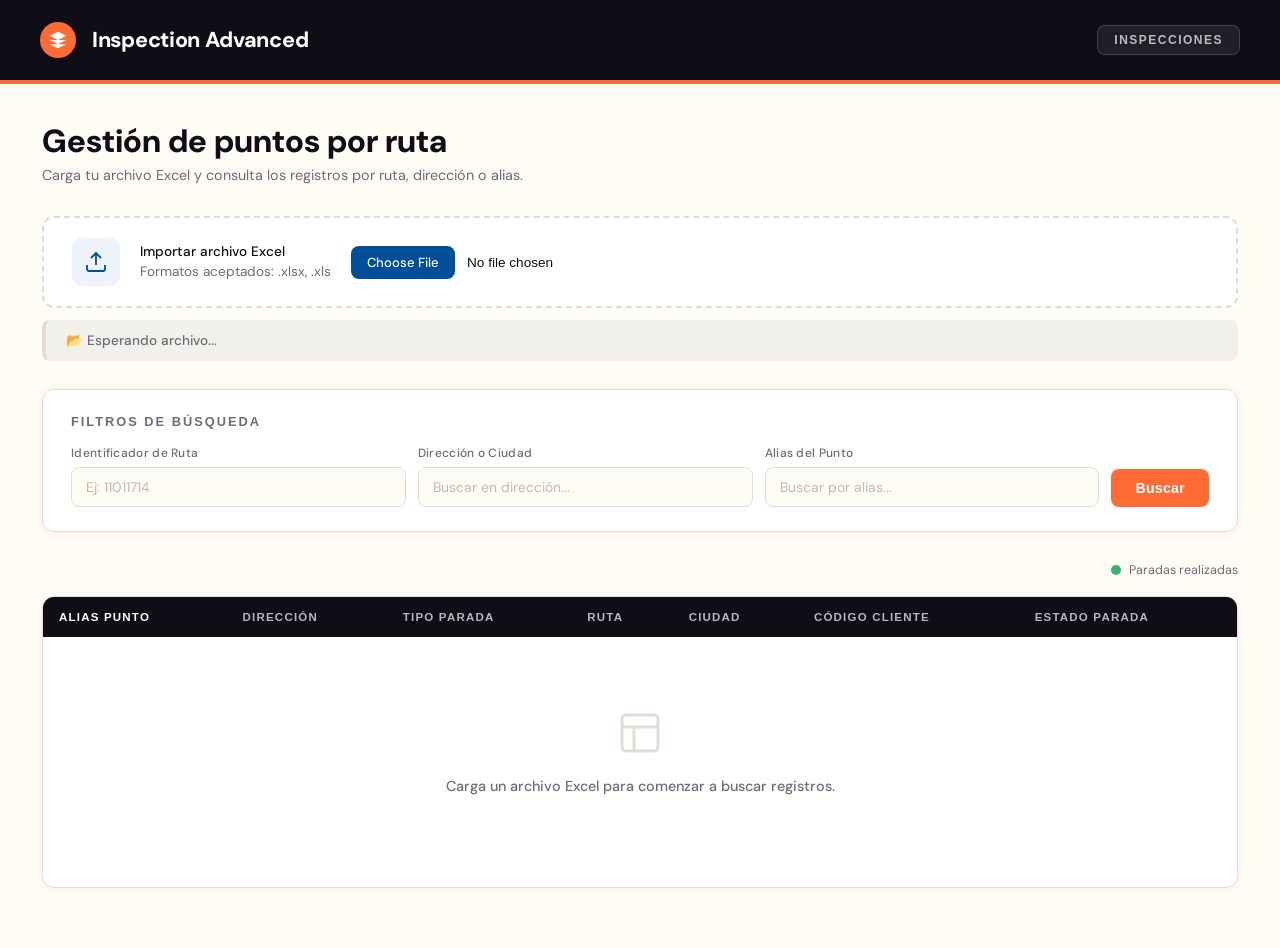
<file: index.html>
<!DOCTYPE html>
<html lang="es">
<head>
  <meta charset="UTF-8">
  <title>InspectionAdvanced</title>
  <link rel="shortcut icon" href="logo2.ico" type="image/x-icon">
  <link href="https://fonts.googleapis.com/css2?family=Syne:wght@400;600;700;800&family=DM+Sans:wght@300;400;500&display=swap" rel="stylesheet">
  <link rel="stylesheet" href="./styles/seguimientoStyle.css">
  <script src="./js/dexie.js"></script>
  <script src="./js/xlsx.full.min.js"></script>
</head>
<body>

  <!-- ── HEADER ── -->
  <header>
    <div class="logo-dot">
      <svg viewBox="0 0 24 24"><path d="M12 2L2 7l10 5 10-5-10-5zM2 17l10 5 10-5M2 12l10 5 10-5"/></svg>
    </div>
    <h1>Inspection Advanced</h1>
    <nav class="header-nav">
      <a href="inspBlindadoV3.html" class="nav-btn">Inspecciones</a>
    </nav>
  </header>

  <main>
    <h2 class="section-title">Gestión de puntos por ruta</h2>
    <p class="section-sub">Carga tu archivo Excel y consulta los registros por ruta, dirección o alias.</p>

    <!-- Zona de carga -->
    <div class="upload-zone">
      <div class="upload-icon">
        <svg viewBox="0 0 24 24"><path d="M21 15v4a2 2 0 0 1-2 2H5a2 2 0 0 1-2-2v-4"/><polyline points="17 8 12 3 7 8"/><line x1="12" y1="3" x2="12" y2="15"/></svg>
      </div>
      <div class="upload-label">
        <strong>Importar archivo Excel</strong><br>
        Formatos aceptados: .xlsx, .xls
      </div>
      <input type="file" id="excelInput" accept=".xlsx, .xls">
    </div>

    <!-- Barra de estado -->
    <div id="statusMsg" class="status-bar">📂 Esperando archivo...</div>

    <!-- Barra de progreso -->
    <div id="progressWrap" class="progress-wrap">
      <div class="progress-info">
        <span id="progressLabel">Procesando...</span>
        <span id="progressPct">0%</span>
      </div>
      <div class="progress-track">
        <div id="progressFill" class="progress-fill"></div>
      </div>
    </div>

    <!-- Info del archivo cargado (ID único, sin duplicado) -->
    <div id="fileInfo" class="file-info">
      <svg viewBox="0 0 24 24"><path d="M14 2H6a2 2 0 0 0-2 2v16a2 2 0 0 0 2 2h12a2 2 0 0 0 2-2V8z"/><polyline points="14 2 14 8 20 8"/></svg>
      <span>Archivo: <strong id="fileName">—</strong></span>
      <span class="sep">|</span>
      <span>Cargado el <strong id="fileDate">—</strong></span>
    </div>

    <!-- Panel de búsqueda -->
    <div class="search-panel">
      <h3>Filtros de búsqueda</h3>
      <div class="search-grid">
        <div class="field-wrap">
          <label>Identificador de Ruta</label>
          <input type="text" id="filtroRuta"  placeholder="Ej: 11011714">
        </div>
        <div class="field-wrap">
          <label>Dirección o Ciudad</label>
          <input type="text" id="filtroDir"   placeholder="Buscar en dirección...">
        </div>
        <div class="field-wrap">
          <label>Alias del Punto</label>
          <input type="text" id="filtroAlias" placeholder="Buscar por alias...">
        </div>
        <button class="btn-buscar" id="btnBuscar">Buscar</button>
      </div>
    </div>

    <!-- Summary cards -->
    <div id="summaryCards" class="summary-cards">
      <div class="scard total">
        <span class="scard-label">Total registros</span>
        <span class="scard-value" id="scTotal">0</span>
        <div class="scard-bar"><div class="scard-bar-fill" id="scBarTotal" style="width:100%"></div></div>
      </div>
      <div class="scard verde">
        <span class="scard-label">Realizadas</span>
        <span class="scard-value" id="scRealizadas">0</span>
        <div class="scard-bar"><div class="scard-bar-fill" id="scBarRealizadas" style="width:0%"></div></div>
      </div>
      <div class="scard rojo">
        <span class="scard-label">Canceladas</span>
        <span class="scard-value" id="scCanceladas">0</span>
        <div class="scard-bar"><div class="scard-bar-fill" id="scBarCanceladas" style="width:0%"></div></div>
      </div>
      <div class="scard amarillo">
        <span class="scard-label">Por realizar</span>
        <span class="scard-value" id="scPorRealizar">0</span>
        <div class="scard-bar"><div class="scard-bar-fill" id="scBarPorRealizar" style="width:0%"></div></div>
      </div>
    </div>

    <!-- Meta de resultados -->
    <div class="results-meta">
      <div id="contador"></div>
      <div class="legend">
        <span class="legend-dot"></span> Paradas realizadas
      </div>
    </div>

    <!-- Tabla -->
    <div class="tabla-wrap">
      <div class="tabla-scroll" id="tablaScroll">
        <table id="tabla">
          <thead>
            <tr>
              <th>Alias Punto</th>
              <th>Dirección</th>
			  <th>Tipo Parada</th>
              <th>Ruta</th>
              <th>Ciudad</th>
              <!--<th>Tipo Servicio</th>-->
              <th>Código Cliente</th>
              <th>Estado Parada</th>
            </tr>
          </thead>
          <tbody id="tablaTbody">
            <tr>
              <td colspan="7">
                <div class="empty-state">
                  <svg viewBox="0 0 24 24"><rect x="3" y="3" width="18" height="18" rx="2"/><path d="M3 9h18M9 21V9"/></svg>
                  <p>Carga un archivo Excel para comenzar a buscar registros.</p>
                </div>
              </td>
            </tr>
          </tbody>
        </table>
      </div>
      <div id="paginacion" class="pagination"></div>
    </div>
  </main>

  <script src="./js/seguimiento.js"></script>

</body>
</html>
</file>
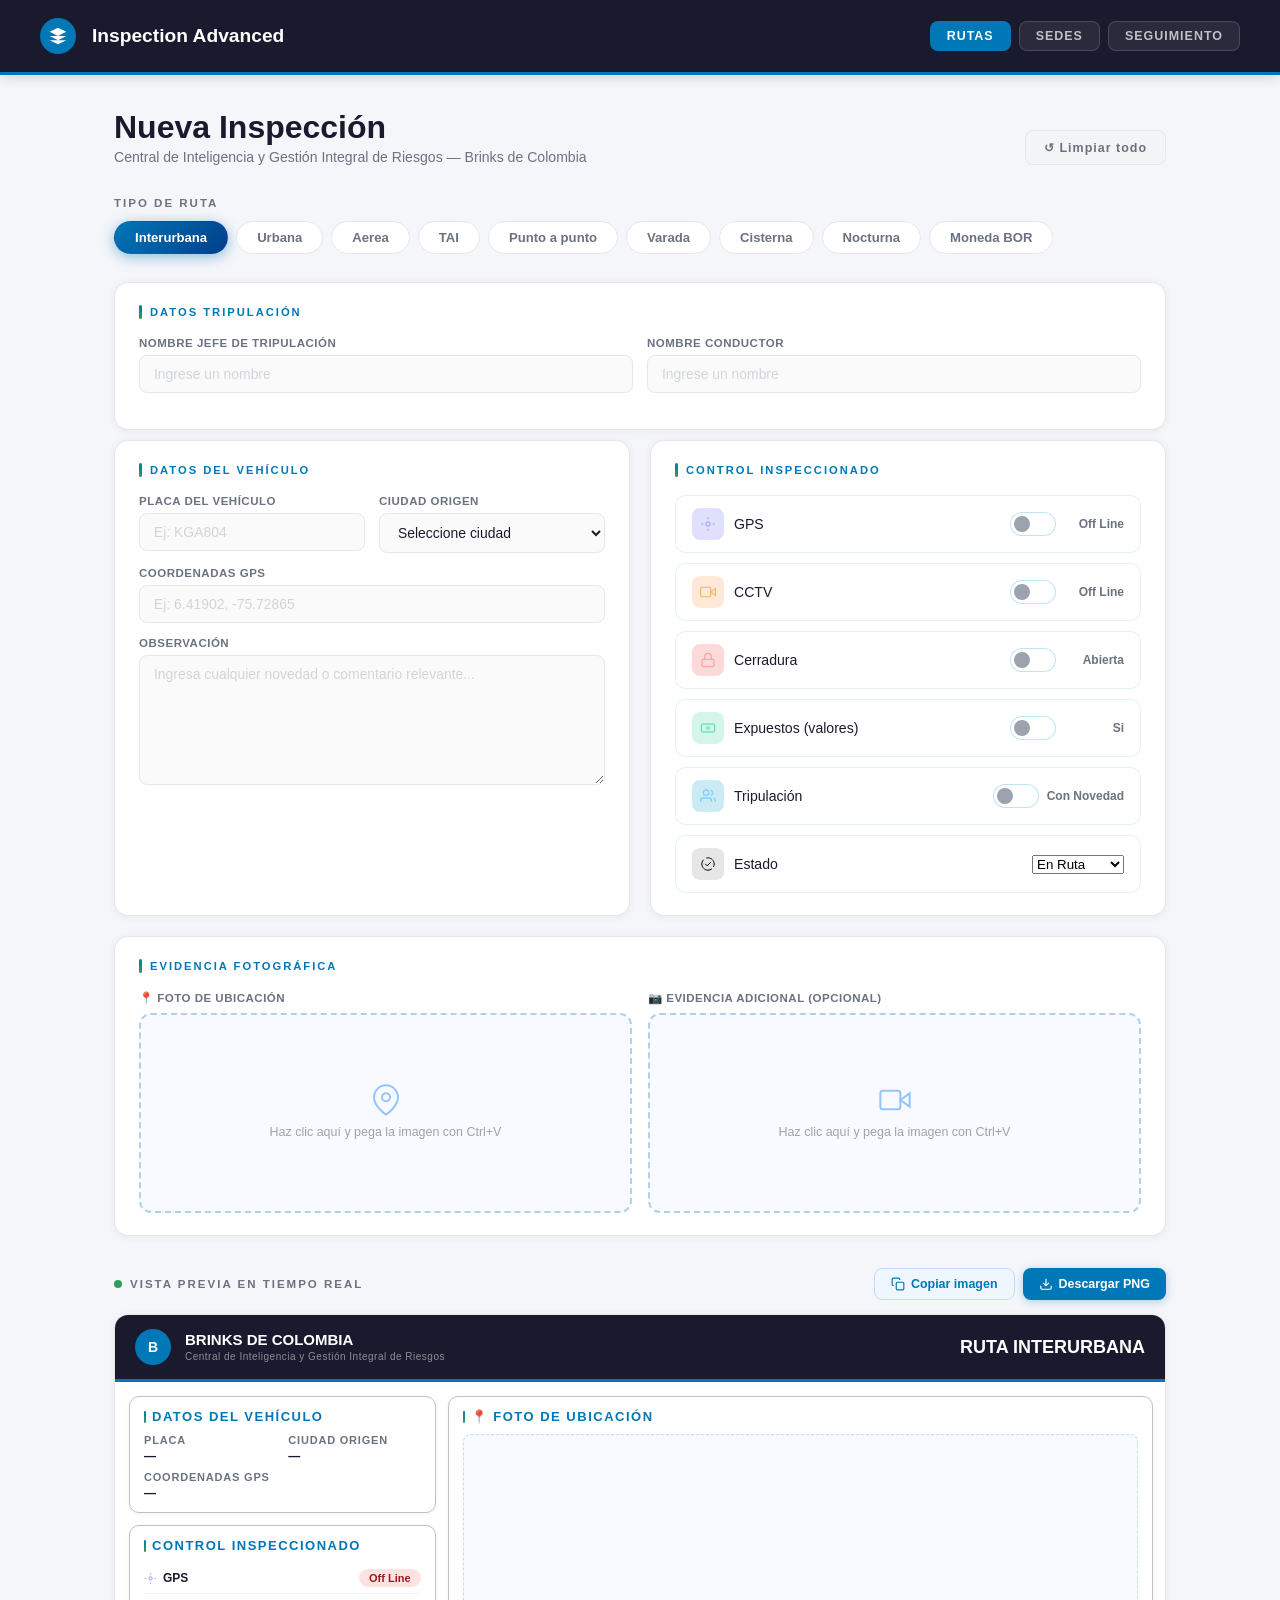
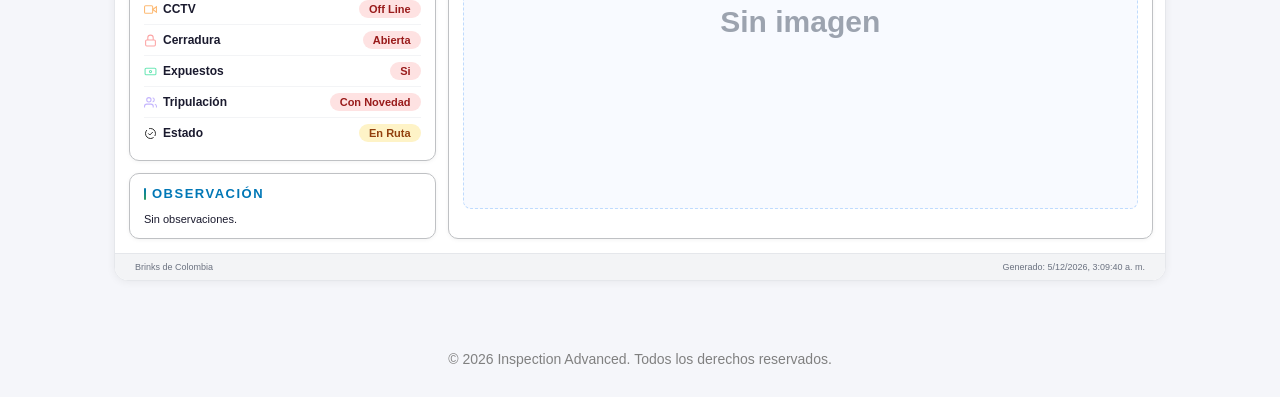
<file: inspBlindadoV3.html>
<!DOCTYPE html>
<html lang="es">

<head>
    <meta charset="UTF-8">
    <meta name="viewport" content="width=device-width, initial-scale=1">
    <title>Inspecciones</title>
    <link rel="shortcut icon" href="logo2.ico" type="image/x-icon">
    <script src="./js/html2canvas.min.js"></script>
    <link rel="stylesheet" href="./styles/blindado.css">
</head>

<body>
    <div id="app-header"></div>

    <main>
        <div class="page-header">
            <div>
                <h2 class="page-title">Nueva Inspección</h2>
                <p class="page-sub">Central de Inteligencia y Gestión Integral de Riesgos — Brinks de Colombia</p>
            </div>
            <button class="btn-limpiar" id="btnLimpiar" type="button">↺ Limpiar todo</button>
        </div>

        <!-- Tipo de ruta (chips generados por TipoRutaChips) -->
        <div class="tipo-ruta-wrap">
            <span class="tipo-label">Tipo de ruta</span>
            <div class="tipo-options" id="tipoOpciones"></div>
        </div>

        <div class="card" style="margin-bottom: 10px;">
            <div class="card-title">Datos tripulación</div>
            <div class="field-row">
                <div class="field">
                    <label id="lblNameJt">Nombre Jefe de Tripulación</label>
                    <input type="text" id="name_jt" placeholder="Ingrese un nombre">
                </div>
                <div class="field">
                    <label id="lblNameConductor">Nombre Conductor</label>
                    <input type="text" id="nameConductor" placeholder="Ingrese un nombre">
                </div>
            </div>
        </div>

        <div class="grid-main">
            <div class="card">
                <div class="card-title">Datos del vehículo</div>
                <div class="field-row">
                    <div class="field">
                        <label>Placa del vehículo</label>
                        <input type="text" id="placa" placeholder="Ej: KGA804" maxlength="7">
                    </div>
                    <div class="field">
                        <label>Ciudad Origen</label>
                        <select id="ciudad"></select>
                    </div>
                </div>
                <div class="field-row single">
                    <div class="field">
                        <label>Coordenadas GPS</label>
                        <input type="text" id="coordenadas" placeholder="Ej: 6.41902, -75.72865">
                    </div>
                </div>
                <div class="field-row single" style="margin-top: 4px;">
                    <div class="field">
                        <label>Observación</label>
                        <textarea id="observacion"
                            placeholder="Ingresa cualquier novedad o comentario relevante..."></textarea>
                    </div>
                </div>
            </div>

            <!-- Checklist: lo llena app.js con ToggleStatus + EstadoSelect -->
            <div class="card" id="cardChecklist">
                <div class="card-title">Control inspeccionado</div>
                <div class="checklist" id="checklistContainer"></div>
            </div>

            <!-- Trayectos (solo Moneda BOR) -->
            <div class="card" id="cardTrayecto">
                <div class="card-title">Trayecto</div>
                <div id="trayectosContainer"></div>
                <button type="button" class="btn-secundario" id="btnAddTrayecto" style="margin-top:10px">
                    + Agregar trayecto
                </button>
            </div>
        </div>

        <div class="card">
            <div class="card-title">Evidencia fotográfica</div>
            <div class="imagenes-grid" id="gridEvidencias"></div>
        </div>

        <div class="preview-section">
            <div class="preview-header">
                <span class="preview-title">Vista previa en tiempo real</span>
                <div class="preview-actions">
                    <button class="btn-copiar" id="btnCopiar" type="button">
                        <svg viewBox="0 0 24 24">
                            <rect x="9" y="9" width="13" height="13" rx="2" />
                            <path d="M5 15H4a2 2 0 0 1-2-2V4a2 2 0 0 1 2-2h9a2 2 0 0 1 2 2v1" />
                        </svg>
                        Copiar imagen
                    </button>
                    <button class="btn-descargar" id="btnDescargar" type="button">
                        <svg viewBox="0 0 24 24">
                            <path d="M21 15v4a2 2 0 0 1-2 2H5a2 2 0 0 1-2-2v-4" />
                            <polyline points="7 10 12 15 17 10" />
                            <line x1="12" y1="15" x2="12" y2="3" />
                        </svg>
                        Descargar PNG
                    </button>
                </div>
            </div>

            <!-- ReportPreview inyecta aquí el reporte -->
            <div class="preview-wrap" id="previewHtml"></div>
        </div>
    </main>

    <div class="toast" id="toast"></div>

    <div id="app-footer"></div>

    <script type="module" src="./js/AppBlindado.js"></script>
</body>

</html>
</file>
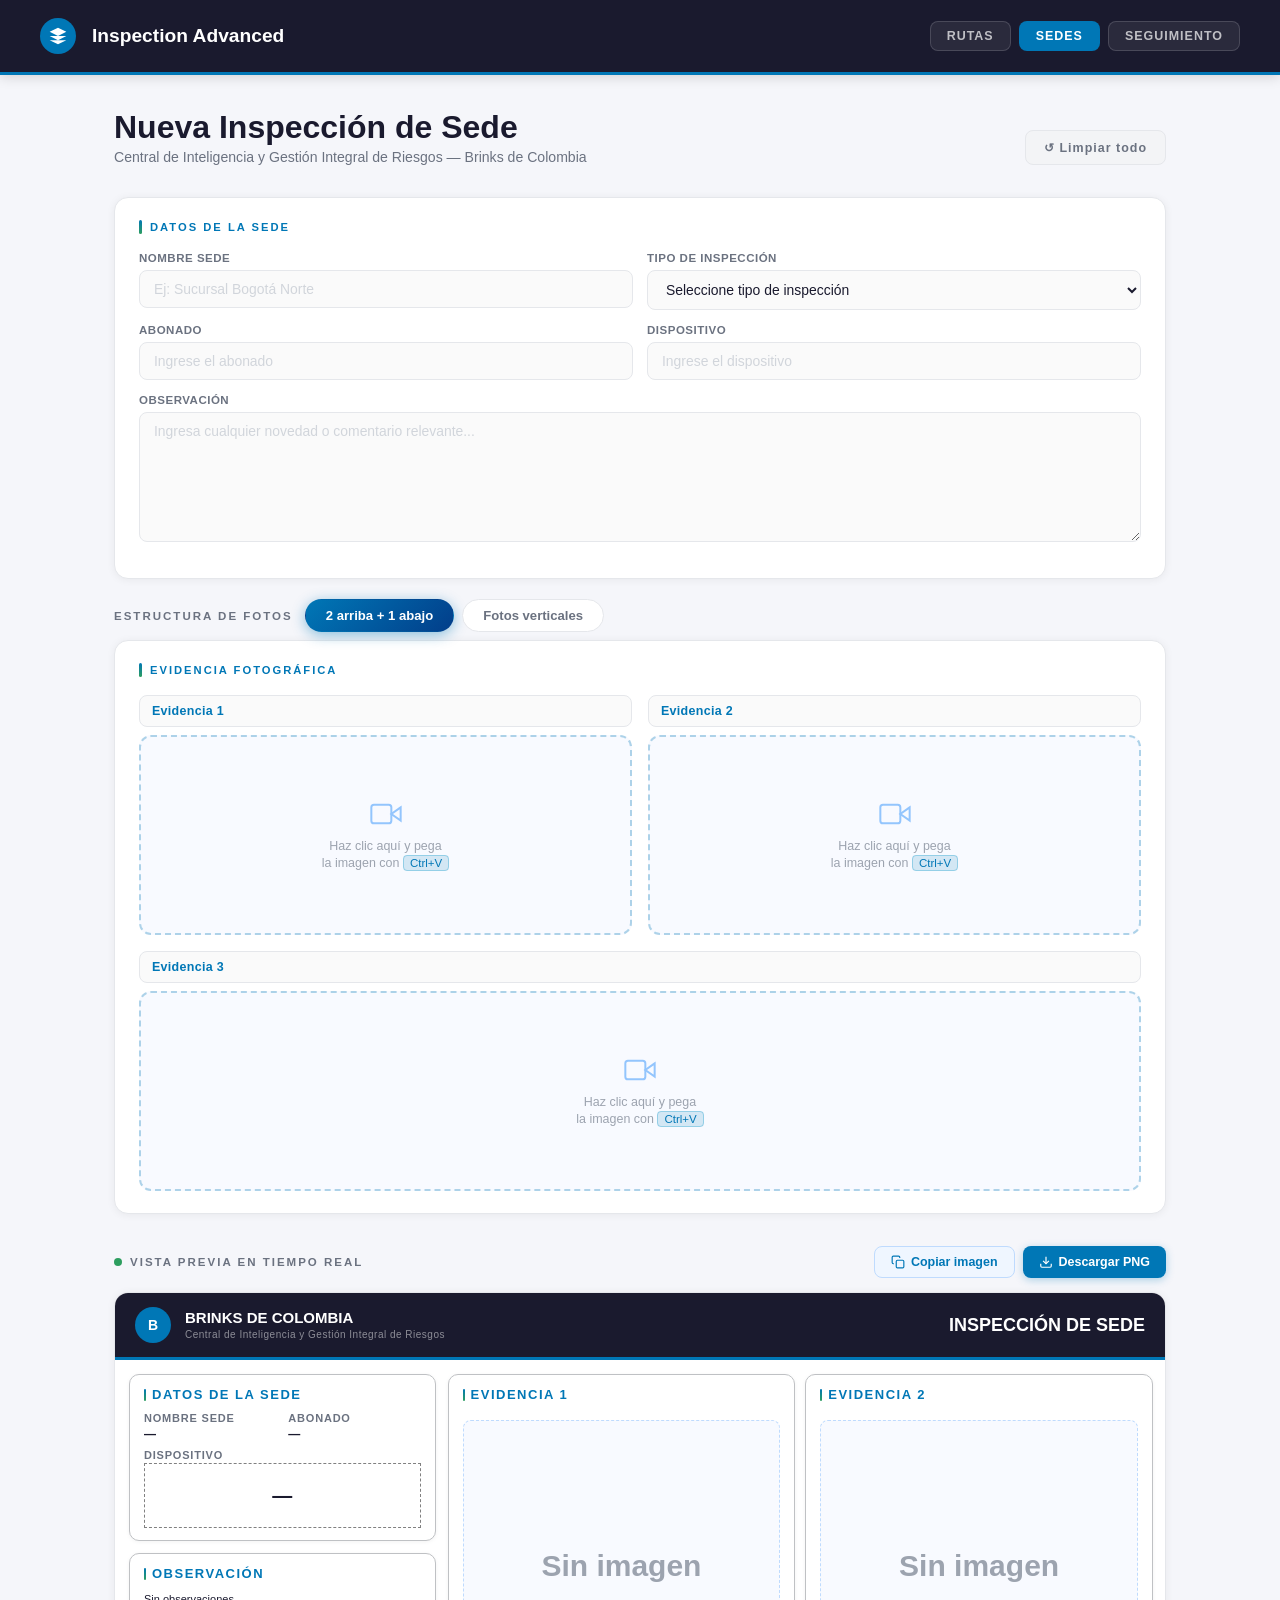
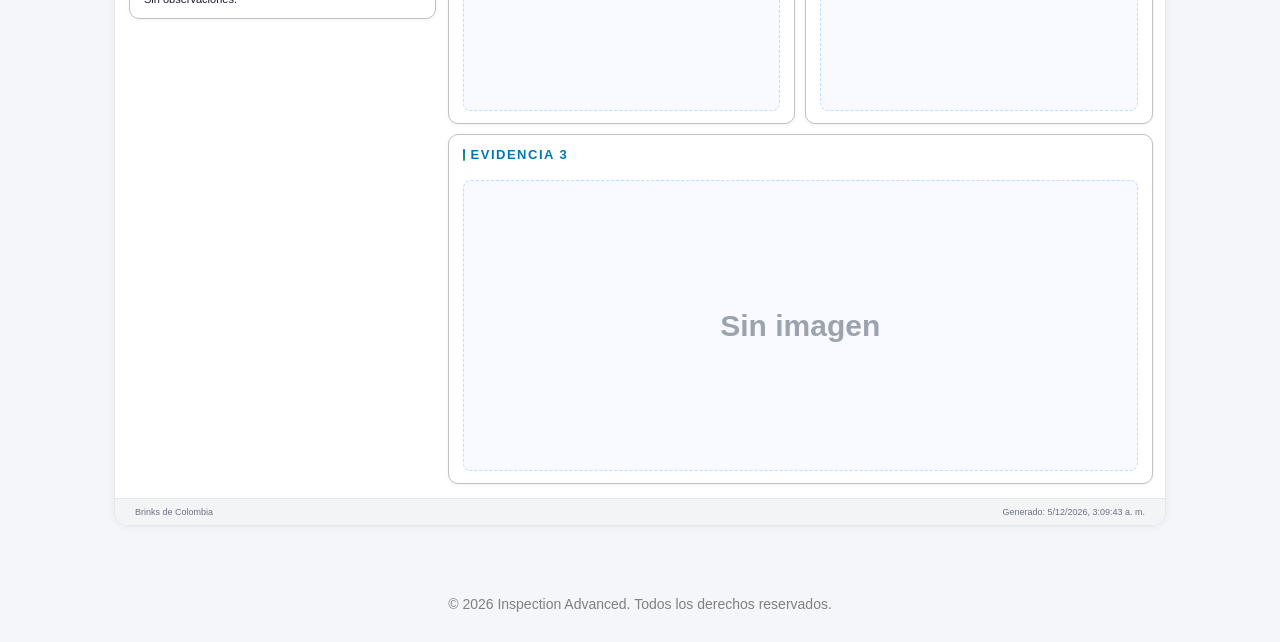
<file: inspSedeV1.html>
<!DOCTYPE html>
<html lang="es">

<head>
    <meta charset="UTF-8">
    <meta name="viewport" content="width=device-width, initial-scale=1">
    <title>Inspecciones Sedes</title>
    <link rel="shortcut icon" href="logo2.ico" type="image/x-icon">
    <script src="./js/html2canvas.min.js"></script>
    <link rel="stylesheet" href="./styles/sede.css">
</head>

<body>
    <div id="app-header"></div>

    <main>
        <div class="page-header">
            <div>
                <h2 class="page-title">Nueva Inspección de Sede</h2>
                <p class="page-sub">Central de Inteligencia y Gestión Integral de Riesgos — Brinks de Colombia</p>
            </div>
            <button class="btn-limpiar" id="btnLimpiar" type="button">↺ Limpiar todo</button>
        </div>

        <!-- Datos de la sede -->
        <div class="card" style="margin-bottom: 20px;">
            <div class="card-title">Datos de la sede</div>
            <div class="field-row">
                <div class="field">
                    <label>Nombre sede</label>
                    <input type="text" id="nombreSede" placeholder="Ej: Sucursal Bogotá Norte">
                </div>
                <div class="field">
                    <label>Tipo de inspección</label>
                    <!-- Lo llena app con fillSelect(TIPOS_INSPECCION) -->
                    <select id="tipoInspeccion"></select>
                </div>
            </div>
            <div class="field-row">
                <div class="field">
                    <label>Abonado</label>
                    <input type="text" id="abonado" placeholder="Ingrese el abonado">
                </div>
                <div class="field">
                    <label>Dispositivo</label>
                    <input type="text" id="dispositivo" placeholder="Ingrese el dispositivo">
                </div>
            </div>
            <div class="field-row single" style="margin-top: 4px;">
                <div class="field">
                    <label>Observación</label>
                    <textarea id="observacionSede"
                        placeholder="Ingresa cualquier novedad o comentario relevante..."></textarea>
                </div>
            </div>
        </div>

        <!-- Estructura de fotos (chips generados por TipoRutaChips) -->
        <div class="tipo-ruta-wrap estructura-wrap">
            <span class="tipo-label">Estructura de fotos</span>
            <div class="tipo-options" id="estructuraOpciones"></div>
        </div>

        <!-- Evidencia fotográfica (la renderiza FotosEditor) -->
        <div class="card" id="cardFotos" style="margin-bottom: 20px;">
            <div class="card-title">Evidencia fotográfica</div>
            <div id="fotosFormContainer" class="fotos-form-grid-3"></div>
            <button type="button" class="btn-secundario" id="btnAgregarFoto" style="margin-top:14px; display:none;">
                + Agregar foto
            </button>
        </div>

        <!-- Preview en vivo -->
        <div class="preview-section">
            <div class="preview-header">
                <span class="preview-title">Vista previa en tiempo real</span>
                <div class="preview-actions">
                    <button class="btn-copiar" id="btnCopiar" type="button">
                        <svg viewBox="0 0 24 24">
                            <rect x="9" y="9" width="13" height="13" rx="2" />
                            <path d="M5 15H4a2 2 0 0 1-2-2V4a2 2 0 0 1 2-2h9a2 2 0 0 1 2 2v1" />
                        </svg>
                        Copiar imagen
                    </button>
                    <button class="btn-descargar" id="btnDescargar" type="button">
                        <svg viewBox="0 0 24 24">
                            <path d="M21 15v4a2 2 0 0 1-2 2H5a2 2 0 0 1-2-2v-4" />
                            <polyline points="7 10 12 15 17 10" />
                            <line x1="12" y1="15" x2="12" y2="3" />
                        </svg>
                        Descargar PNG
                    </button>
                </div>
            </div>

            <!-- SedePreview inyecta aquí el reporte -->
            <div class="preview-wrap" id="previewHtmlSede"></div>
        </div>
    </main>

    <div class="toast" id="toast"></div>
    <div id="app-footer"></div>

    <script type="module" src="./js/AppSede.js"></script>
</body>

</html>
</file>
<file: styles/seguimientoStyle.css>
/* ==========================================================
   index3Style.css
   Inspector Routes — Gestión de puntos por ruta
   ========================================================== */

/* ==========================================================
   1. TOKENS DE DISEÑO
   ========================================================== */

:root {
  --ink:        #0f0e17;
  --paper:      #fffcf5;
  --card:       #ffffff;
  --muted:      #6b6b7b;
  --border:     #e0ddd5;

  --accent1:    #ff6b35;   /* naranja — acción primaria      */
  --accent2:    #004e98;   /* azul    — acento secundario     */
  --accent3:    #3bb273;   /* verde   — estado positivo       */

  --success-bg: #d6f5e3;
  --success-fg: #145c34;

  --radius:     12px;
  --radius-sm:  8px;
  --radius-pill:99px;

  --font-display: sans-serif;
  --font-body:    'DM Sans', sans-serif;

  --shadow-card:  0 2px 12px rgba(0,0,0,0.05);
}

/* ==========================================================
   2. RESET Y BASE
   ========================================================== */

* { box-sizing: border-box; margin: 0; padding: 0; }

body {
  font-family: var(--font-body);
  background: var(--paper);
  color: var(--ink);
  min-height: 100vh;
}

/* ==========================================================
   3. HEADER
   ========================================================== */

header {
  background: var(--ink);
  padding: 22px 40px;
  display: flex;
  align-items: center;
  gap: 16px;
  position: sticky;
  top: 0;
  z-index: 100;
  border-bottom: 4px solid var(--accent1);
}

.logo-dot {
  width: 36px;
  height: 36px;
  background: var(--accent1);
  border-radius: 50%;
  flex-shrink: 0;
  display: grid;
  place-items: center;
}
.logo-dot svg { width: 20px; height: 20px; fill: white; }

header h1 {
  font-size: 1.35rem;
  font-weight: 800;
  color: #fff;
  letter-spacing: -0.3px;
}

/* Navegación del header */
.header-nav {
  margin-left: auto;
  display: flex;
  gap: 8px;
  align-items: center;
}

.nav-btn {
  background: rgba(255,255,255,0.07);
  border: 1px solid rgba(255,255,255,0.15);
  color: rgba(255,255,255,0.7);
  font-family: var(--font-display);
  font-size: 0.75rem;
  font-weight: 700;
  letter-spacing: 1.5px;
  text-transform: uppercase;
  padding: 7px 16px;
  border-radius: var(--radius-sm);
  cursor: pointer;
  text-decoration: none;
  transition: background 0.2s, color 0.2s;
}
.nav-btn:hover  { background: rgba(255,255,255,0.15); color: #fff; }
.nav-btn.active { background: var(--accent1); border-color: transparent; color: white; }

/* Botón de acción destacado en el header */
.nav-btn-inspeccion {
  background: var(--accent1);
  border-color: transparent;
  color: white;
  display: flex;
  align-items: center;
  gap: 6px;
}
.nav-btn-inspeccion:hover { background: #e0541f; color: white; }
.nav-btn-inspeccion svg {
  width: 14px;
  height: 14px;
  stroke: currentColor;
  fill: none;
  stroke-width: 2.5;
}

/* ==========================================================
   4. LAYOUT PRINCIPAL
   ========================================================== */

main {
  max-width: 1260px;
  margin: 0 auto;
  padding: 36px 32px 60px;
}

.section-title {
  font-size: 2rem;
  font-weight: 800;
  color: var(--ink);
  margin-bottom: 4px;
}

.section-sub {
  font-size: 0.9rem;
  color: var(--muted);
  margin-bottom: 32px;
}

/* ==========================================================
   5. ZONA DE CARGA DE ARCHIVO
   ========================================================== */

.upload-zone {
  display: flex;
  align-items: center;
  gap: 20px;
  background: var(--card);
  border: 2px dashed var(--border);
  border-radius: var(--radius);
  padding: 20px 28px;
  margin-bottom: 12px;
  transition: border-color 0.2s;
}
.upload-zone:hover { border-color: var(--accent2); }

.upload-icon {
  width: 48px;
  height: 48px;
  background: #eef3fb;
  border-radius: 10px;
  display: grid;
  place-items: center;
  flex-shrink: 0;
}
.upload-icon svg { width: 24px; height: 24px; stroke: var(--accent2); fill: none; stroke-width: 1.8; }

.upload-label { font-size: 0.85rem; color: var(--muted); line-height: 1.5; }
.upload-label strong { color: var(--ink); font-weight: 500; }

input[type="file"] {
  font-size: 0.85rem;
  color: var(--ink);
  cursor: pointer;
  border: none;
  background: none;
  padding: 0;
}
input[type="file"]::file-selector-button {
  background: var(--accent2);
  color: white;
  border: none;
  border-radius: var(--radius-sm);
  padding: 8px 16px;
  font-family: var(--font-body);
  font-size: 0.82rem;
  font-weight: 500;
  cursor: pointer;
  margin-right: 12px;
  transition: background 0.2s;
}
input[type="file"]::file-selector-button:hover { background: #003a73; }

/* ==========================================================
   6. BARRA DE ESTADO
   ========================================================== */

.status-bar {
  display: flex;
  align-items: center;
  gap: 10px;
  padding: 12px 20px;
  border-radius: var(--radius-sm);
  font-size: 0.85rem;
  font-weight: 500;
  background: #f1f0ea;
  color: var(--muted);
  margin-bottom: 28px;
  border-left: 4px solid var(--border);
  transition: all 0.3s;
}
.status-bar.success {
  background: var(--success-bg);
  color: var(--success-fg);
  border-left-color: var(--accent3);
}
.status-bar.loading {
  background: #fff3ec;
  color: #a0440e;
  border-left-color: var(--accent1);
}

/* ==========================================================
   7. BARRA DE PROGRESO
   ========================================================== */

.progress-wrap {
  display: none;
  flex-direction: column;
  gap: 8px;
  margin-bottom: 28px;
}
.progress-wrap.visible { display: flex; }

.progress-info {
  display: flex;
  justify-content: space-between;
  align-items: center;
  font-size: 0.82rem;
  font-weight: 500;
  color: var(--muted);
}

.progress-track {
  width: 100%;
  height: 8px;
  background: var(--border);
  border-radius: var(--radius-pill);
  overflow: hidden;
}

.progress-fill {
  height: 100%;
  width: 0%;
  background: linear-gradient(90deg, #7c3aed, #a78bfa, #6ee7b7);
  background-size: 200% 100%;
  border-radius: var(--radius-pill);
  transition: width 0.25s ease;
  animation: shimmer 1.5s infinite linear;
}

@keyframes shimmer {
  0%   { background-position: 200% center; }
  100% { background-position: -200% center; }
}

/* ==========================================================
   8. INFO DEL ARCHIVO CARGADO
   ========================================================== */

.file-info {
  display: none;
  align-items: center;
  gap: 10px;
  padding: 10px 16px;
  background: rgba(167,139,250,0.1);
  border: 1px solid rgba(167,139,250,0.25);
  border-radius: var(--radius-sm);
  margin-bottom: 20px;
  font-size: 0.82rem;
  color: rgba(90,70,120,0.9);
}
.file-info.visible { display: flex; }
.file-info svg     { width: 16px; height: 16px; stroke: #a78bfa; fill: none; stroke-width: 2; flex-shrink: 0; }
.file-info strong  { color: #5b3fa0; }
.file-info .sep    { color: rgba(167,139,250,0.4); margin: 0 4px; }

/* ==========================================================
   9. PANEL DE BÚSQUEDA
   ========================================================== */

.search-panel {
  background: var(--card);
  border: 1px solid var(--border);
  border-radius: var(--radius);
  padding: 24px 28px;
  margin-bottom: 24px;
  box-shadow: var(--shadow-card);
}

.search-panel h3 {
  font-family: var(--font-display);
  font-size: 0.8rem;
  font-weight: 700;
  letter-spacing: 2px;
  text-transform: uppercase;
  color: var(--muted);
  margin-bottom: 16px;
}

.search-grid {
  display: grid;
  grid-template-columns: 1fr 1fr 1fr auto;
  gap: 12px;
  align-items: end;
}

.field-wrap { display: flex; flex-direction: column; gap: 6px; }

.field-wrap label {
  font-size: 0.75rem;
  font-weight: 500;
  color: var(--muted);
  letter-spacing: 0.3px;
}

.field-wrap input {
  padding: 10px 14px;
  border: 1.5px solid var(--border);
  border-radius: var(--radius-sm);
  font-size: 0.87rem;
  font-family: var(--font-body);
  color: var(--ink);
  background: var(--paper);
  transition: border-color 0.2s, box-shadow 0.2s;
  outline: none;
}
.field-wrap input:focus {
  border-color: var(--accent2);
  box-shadow: 0 0 0 3px rgba(0,78,152,0.12);
  background: #fff;
}
.field-wrap input::placeholder { color: #bbb; }

.btn-buscar {
  background: var(--accent1);
  color: white;
  border: none;
  border-radius: var(--radius-sm);
  padding: 11px 24px;
  font-family: var(--font-display);
  font-weight: 700;
  font-size: 0.88rem;
  cursor: pointer;
  letter-spacing: 0.3px;
  transition: background 0.2s, transform 0.1s;
  white-space: nowrap;
}
.btn-buscar:hover  { background: #e0541f; }
.btn-buscar:active { transform: scale(0.97); }

/* ==========================================================
   10. SUMMARY CARDS
   ========================================================== */

.summary-cards {
  display: none;
  grid-template-columns: repeat(4, 1fr);
  gap: 12px;
  margin-bottom: 20px;
}
.summary-cards.visible { display: grid; }

.scard {
  background: var(--card);
  border-radius: var(--radius);
  padding: 16px 18px;
  border: 1px solid var(--border);
  box-shadow: var(--shadow-card);
  display: flex;
  flex-direction: column;
  gap: 4px;
}

.scard-label {
  font-size: 0.72rem;
  font-weight: 600;
  letter-spacing: 1.2px;
  text-transform: uppercase;
  color: var(--muted);
}

.scard-value {
  font-family: var(--font-display);
  font-size: 1.6rem;
  font-weight: 800;
  line-height: 1;
}

.scard-bar {
  height: 3px;
  border-radius: var(--radius-pill);
  margin-top: 6px;
  background: var(--border);
  overflow: hidden;
}
.scard-bar-fill { height: 100%; border-radius: var(--radius-pill); transition: width 0.6s ease; }

/* Colores semánticos por tipo de card */
.scard.total    .scard-value     { color: #7c3aed; }
.scard.total    .scard-bar-fill  { background: #7c3aed; }
.scard.verde    .scard-value     { color: #145c34; }
.scard.verde    .scard-bar-fill  { background: #34d399; }
.scard.rojo     .scard-value     { color: #8b1a1a; }
.scard.rojo     .scard-bar-fill  { background: #ef4444; }
.scard.amarillo .scard-value     { color: #7a5c00; }
.scard.amarillo .scard-bar-fill  { background: #f59e0b; }

/* ==========================================================
   11. META DE RESULTADOS
   ========================================================== */

.results-meta {
  display: flex;
  align-items: center;
  justify-content: space-between;
  margin-bottom: 12px;
  min-height: 28px;
}

.contador-badge {
  display: inline-flex;
  align-items: center;
  gap: 8px;
  background: var(--ink);
  color: white;
  font-family: var(--font-display);
  font-size: 0.78rem;
  font-weight: 700;
  letter-spacing: 1px;
  padding: 5px 14px;
  border-radius: var(--radius-pill);
}

.legend {
  display: flex;
  align-items: center;
  gap: 8px;
  font-size: 0.78rem;
  color: var(--muted);
}

.legend-dot {
  width: 10px;
  height: 10px;
  border-radius: 50%;
  background: var(--accent3);
  display: inline-block;
}

/* ==========================================================
   12. TABLA
   ========================================================== */

.tabla-wrap {
  background: var(--card);
  border: 1px solid var(--border);
  border-radius: var(--radius);
  overflow: hidden;
  box-shadow: var(--shadow-card);
}

.tabla-scroll {
  max-height: 480px;
  overflow-y: auto;
}

/* Scrollbar personalizado */
.tabla-scroll::-webkit-scrollbar       { width: 6px; }
.tabla-scroll::-webkit-scrollbar-track { background: var(--paper); }
.tabla-scroll::-webkit-scrollbar-thumb { background: var(--border); border-radius: var(--radius-pill); }
.tabla-scroll::-webkit-scrollbar-thumb:hover { background: #bbb; }

table {
  width: 100%;
  border-collapse: collapse;
  font-size: 0.84rem;
}

thead tr {
  background: var(--ink);
  position: sticky;
  top: 0;
  z-index: 10;
}

thead th {
  color: rgba(255,255,255,0.7);
  font-family: var(--font-display);
  font-size: 0.72rem;
  font-weight: 700;
  letter-spacing: 1.2px;
  text-transform: uppercase;
  padding: 14px 16px;
  text-align: left;
  white-space: nowrap;
}
thead th:first-child { color: white; }

tbody tr {
  border-bottom: 1px solid var(--border);
  transition: background 0.15s;
}
tbody tr:last-child { border-bottom: none; }
tbody tr:hover      { background: #f7f5ef; }

tbody td {
  padding: 12px 16px;
  color: var(--ink);
  vertical-align: middle;
}

/* Primera columna (alias) destacada */
tbody td:first-child { font-weight: 500; color: var(--accent2); }

/* ==========================================================
   13. CHIPS DE ESTADO Y TIPO
   Comparten base; solo el color semántico varía.
   ========================================================== */

/* Base compartida */
.chip-ruta,
.chip-tipo,
.chip-realizada,
.chip-pendiente,
.chip-cancelado,
.chip-vacio {
  display: inline-flex;
  align-items: center;
  gap: 5px;
  font-size: 0.75rem;
  font-weight: 700;
  padding: 4px 12px;
  border-radius: var(--radius-pill);
}

/* Punto indicador de estado (pseudoelemento compartido) */
.chip-realizada::before,
.chip-cancelado::before,
.chip-vacio::before {
  content: '';
  width: 6px;
  height: 6px;
  border-radius: 50%;
  display: inline-block;
  flex-shrink: 0;
}

/* Variantes de color */
.chip-ruta      { background: #eef3fb; color: var(--accent2); font-family: var(--font-display); letter-spacing: 0.5px; }
.chip-tipo      { background: #fff3ec; color: var(--accent1); font-weight: 500; }
.chip-realizada { background: var(--success-bg); color: var(--success-fg); }
.chip-realizada::before { background: var(--accent3); }
.chip-pendiente { background: #f3f2ef; color: var(--muted); }
.chip-cancelado { background: #fde8e8; color: #8b1a1a; }
.chip-cancelado::before { background: #e03131; }
.chip-vacio     { background: #fff8d6; color: #7a5c00; }
.chip-vacio::before     { background: #f5c518; }

/* Color del alias según estado de fila */
.fila-realizada td:first-child { color: var(--accent3)  !important; }
.fila-cancelado td:first-child { color: #c0392b         !important; }
.fila-vacio     td:first-child { color: #b38a00         !important; }

/* ==========================================================
   14. ESTADO VACÍO
   ========================================================== */

.empty-state {
  padding: 60px 20px;
  text-align: center;
  color: var(--muted);
}
.empty-state svg {
  width: 48px;
  height: 48px;
  stroke: var(--border);
  fill: none;
  stroke-width: 1.5;
  margin-bottom: 16px;
}
.empty-state p { font-size: 0.9rem; }

/* ==========================================================
   15. PAGINACIÓN
   ========================================================== */

.pagination {
  display: flex;
  align-items: center;
  justify-content: center;
  gap: 6px;
  padding: 16px 0 4px;
  flex-wrap: wrap;
}

.page-btn {
  min-width: 36px;
  height: 36px;
  padding: 0 10px;
  background: #f3f2ef;
  border: 1px solid var(--border);
  border-radius: var(--radius-sm);
  color: var(--muted);
  font-family: var(--font-display);
  font-size: 0.82rem;
  font-weight: 700;
  cursor: pointer;
  transition: background 0.15s, color 0.15s;
  display: grid;
  place-items: center;
}
.page-btn:hover { background: #e0ddd5; color: var(--ink); }
.page-btn.active {
  background: linear-gradient(135deg, #7c3aed, #4f46e5);
  border-color: transparent;
  color: white;
  box-shadow: 0 2px 10px rgba(109,40,217,0.35);
}
.page-btn:disabled { opacity: 0.35; cursor: not-allowed; }

.page-info {
  font-size: 0.78rem;
  color: var(--muted);
  padding: 0 8px;
}

/* ==========================================================
   16. RESPONSIVE
   ========================================================== */

@media (max-width: 800px) {
  header           { padding: 16px 20px; }
  main             { padding: 24px 16px 40px; }
  .search-grid     { grid-template-columns: 1fr 1fr; }
  .btn-buscar      { grid-column: span 2; }
  .summary-cards   { grid-template-columns: 1fr 1fr; }
}

@media (max-width: 480px) {
  .summary-cards   { grid-template-columns: 1fr; }
  .header-nav      { gap: 4px; }
  .nav-btn         { padding: 6px 10px; font-size: 0.7rem; }
}
</file>
<file: styles/blindado.css>
/* ==========================================================
   inspeccionesStyle.css
   Inspector Routes — Brinks de Colombia
   ========================================================== */

/* ==========================================================
   1. TOKENS DE DISEÑO (Custom Properties)
   ========================================================== */

:root {
  /* Colores base */
  --ink:          #1a1a2e;
  --bg:           #f5f6fa;
  --card:         #ffffff;
  --muted:        #6b7280;
  --border:       #e5e7eb;

  /* Acento principal y variantes */
  --accent1:      #0077b6;
  --accent2:      #023e8a;
  --accent3:      #2d9e5f;

  /* Gradiente corporativo reutilizable */
  --gradient-main: linear-gradient(135deg, var(--accent1), var(--accent2));

  /* Estructura */
  --radius:       14px;
  --radius-sm:    8px;
  --radius-pill:  99px;

  /* Tipografía */
  --font-sans:    sans-serif;
  --font-body:    'DM Sans', sans-serif;

  /* Sombras */
  --shadow-sm:    0 1px 8px rgba(0,0,0,0.06);
  --shadow-btn:   0 2px 8px rgba(0,119,182,0.3);
  --shadow-chip:  0 3px 14px rgba(0,119,182,0.45);
}

/* ==========================================================
   2. RESET Y BASE
   ========================================================== */

*  { box-sizing: border-box; margin: 0; padding: 0; }

body {
  font-family: var(--font-body);
  background: var(--bg);
  min-height: 100vh;
  color: var(--ink);
}

/* ==========================================================
   3. HEADER
   ========================================================== */

header {
  background: var(--ink);
  padding: 18px 40px;
  display: flex;
  align-items: center;
  gap: 16px;
  position: sticky;
  top: 0;
  z-index: 100;
  border-bottom: 3px solid var(--accent1);
  box-shadow: 0 2px 12px rgba(0,0,0,0.15);
}

/* Logo circular compartido entre header y preview-report */
.logo-dot,
.rpt-logo {
  width: 36px;
  height: 36px;
  background: var(--accent1);
  border-radius: 50%;
  display: grid;
  place-items: center;
  flex-shrink: 0;
}
.logo-dot svg {
  width: 20px;
  height: 20px;
  fill: white;
}
.rpt-logo {
  font-family: var(--font-sans);
  font-weight: 800;
  font-size: 14px;
  color: #fff;
}

header h1 {
  font-size: 1.2rem;
  font-weight: 800;
  color: #fff;
}

/* Navegación del header */
.header-nav {
  margin-left: auto;
  display: flex;
  gap: 8px;
}

.nav-btn {
  background: rgba(255,255,255,0.07);
  border: 1px solid rgba(255,255,255,0.15);
  color: rgba(255,255,255,0.7);
  font-size: 0.78rem;
  font-weight: 700;
  letter-spacing: 1px;
  text-transform: uppercase;
  padding: 7px 16px;
  border-radius: var(--radius-sm);
  cursor: pointer;
  text-decoration: none;
  transition: background 0.2s, color 0.2s;
}
.nav-btn:hover  { background: rgba(255,255,255,0.15); color: #fff; }
.nav-btn.active { background: var(--accent1); border-color: transparent; color: white; }

/* ==========================================================
   4. LAYOUT PRINCIPAL
   ========================================================== */

main {
  max-width: 1100px;
  margin: 0 auto;
  padding: 36px 24px 40px;
}

/* Cabecera de página */
.page-header {
  display: flex;
  align-items: flex-end;
  justify-content: space-between;
  margin-bottom: 32px;
  gap: 16px;
  flex-wrap: wrap;
}

.page-title {
  font-size: 2rem;
  font-weight: 800;
  color: var(--ink);
  line-height: 1;
}

.page-sub {
  font-size: 0.88rem;
  color: var(--muted);
  margin-top: 6px;
}

/* Grid de dos columnas para las cards del formulario */
.grid-main {
  display: grid;
  grid-template-columns: repeat(2, 1fr);
  gap: 20px;
  margin-bottom: 20px;
}

/* ==========================================================
   5. CARDS
   ========================================================== */

.card {
  background: var(--card);
  border: 1px solid var(--border);
  border-radius: var(--radius);
  padding: 22px 24px;
  box-shadow: var(--shadow-sm);
}

/* Título de sección con barra decorativa a la izquierda */
.card-title {
  font-size: 0.7rem;
  font-weight: 700;
  letter-spacing: 2px;
  text-transform: uppercase;
  color: var(--accent1);
  margin-bottom: 18px;
  display: flex;
  align-items: center;
  gap: 8px;
}
.card-title::before {
  content: '';
  display: block;
  width: 3px;
  height: 14px;
  background: linear-gradient(to bottom, var(--accent1), var(--accent3));
  border-radius: var(--radius-pill);
}

/* ==========================================================
   6. SELECTOR DE TIPO DE RUTA
   ========================================================== */

.tipo-ruta-wrap {
  display: flex;
  align-items: center;
  gap: 12px;
  margin-bottom: 28px;
  flex-wrap: wrap;
}

.tipo-label {
  font-size: 0.72rem;
  font-weight: 700;
  letter-spacing: 2px;
  text-transform: uppercase;
  color: var(--muted);
  white-space: nowrap;
}

.tipo-options {
  display: flex;
  gap: 8px;
  flex-wrap: wrap;
}

.tipo-chip {
  padding: 8px 20px;
  border-radius: var(--radius-pill);
  border: 1.5px solid var(--border);
  background: #fff;
  color: var(--muted);
  font-size: 0.82rem;
  font-weight: 700;
  cursor: pointer;
  transition: all 0.2s;
  user-select: none;
}
.tipo-chip:hover   { background: #eff6ff; color: var(--accent1); }
.tipo-chip.selected {
  background: var(--gradient-main);
  border-color: transparent;
  color: white;
  box-shadow: var(--shadow-chip);
}

/* ==========================================================
   7. CAMPOS DE FORMULARIO
   ========================================================== */

.field-row {
  display: grid;
  grid-template-columns: 1fr 1fr;
  gap: 14px;
  margin-bottom: 14px;
}
.field-row.single { grid-template-columns: 1fr; }
.field-row.triple { grid-template-columns: 1fr 1fr 1fr; }

.field {
  display: flex;
  flex-direction: column;
  gap: 6px;
}

.field label {
  font-size: 0.72rem;
  font-weight: 600;
  letter-spacing: 0.5px;
  color: var(--muted);
  text-transform: uppercase;
}

.field input,
.field textarea,
.field select {
  background: #fafafa;
  border: 1.5px solid var(--border);
  border-radius: var(--radius-sm);
  padding: 10px 14px;
  font-family: var(--font-body);
  font-size: 0.87rem;
  color: var(--ink);
  outline: none;
  transition: border-color 0.2s, box-shadow 0.2s;
  width: 100%;
}
.field input::placeholder,
.field textarea::placeholder { color: #d1d5db; }

.field input:focus,
.field textarea:focus,
.field select:focus {
  border-color: var(--accent1);
  box-shadow: 0 0 0 3px rgba(0,119,182,0.1);
  background: #fff;
}

.field select option { background: #0d2137; color: #fff; }
.field textarea       { resize: vertical; min-height: 130px; }

/* ==========================================================
   8. CHECKLIST (TOGGLES)
   ========================================================== */

.checklist {
  display: flex;
  flex-direction: column;
  gap: 10px;
}

.check-item {
  display: flex;
  align-items: center;
  justify-content: space-between;
  padding: 12px 16px;
  background: rgba(255,255,255,0.04);
  border: 1px solid rgba(0,150,199,0.12);
  border-radius: 10px;
  transition: background 0.15s;
}
.check-item:hover { background: #eff6ff; }

.check-label {
  display: flex;
  align-items: center;
  gap: 10px;
  font-size: 0.88rem;
  color: var(--ink);
  font-weight: 500;
}

/* Ícono circular de cada item del checklist */
.check-icon {
  width: 32px;
  height: 32px;
  border-radius: var(--radius-sm);
  display: grid;
  place-items: center;
  flex-shrink: 0;
}
.check-icon svg { width: 16px; height: 16px; stroke-width: 2; fill: none; }

/* Colores por tipo de ícono */
.icon-gps    { background: rgba(99,102,241,0.2); } .icon-gps    svg { stroke: #a5b4fc; }
.icon-cctv   { background: rgba(251,146,60,0.2); } .icon-cctv   svg { stroke: #fdba74; }
.icon-lock   { background: rgba(239,68,68,0.2);  } .icon-lock   svg { stroke: #fca5a5; }
.icon-money  { background: rgba(52,211,153,0.2); } .icon-money  svg { stroke: #6ee7b7; }
.icon-people { background: rgba(0,150,199,0.2);  } .icon-people svg { stroke: #7dd3fc; }
.icon-status { background: rgba(128,128,128,0.2); } .icon-status svg { stroke: #9ca3af;}

/* Toggle switch */
.toggle-wrap { display: flex; align-items: center; gap: 8px; }

.toggle {
  position: relative;
  width: 46px;
  height: 24px;
}
.toggle input { opacity: 0; width: 0; height: 0; }

.toggle-slider {
  position: absolute;
  inset: 0;
  background: rgba(255,255,255,0.1);
  border: 1px solid rgba(0,150,199,0.25);
  border-radius: var(--radius-pill);
  cursor: pointer;
  transition: background 0.2s;
}
.toggle-slider::before {
  content: '';
  position: absolute;
  width: 16px;
  height: 16px;
  left: 3px;
  top: 3px;
  background: #9ca3af;
  border-radius: 50%;
  transition: transform 0.2s, background 0.2s;
}
.toggle input:checked + .toggle-slider {
  background: var(--gradient-main);
  border-color: transparent;
}
.toggle input:checked + .toggle-slider::before {
  transform: translateX(22px);
  background: white;
}

.toggle-estado {
  font-size: 0.75rem;
  font-weight: 700;
  min-width: 60px;
  text-align: right;
}
.toggle-estado.on  { color: #4ade80; }
.toggle-estado.off { color: var(--muted); }

/* ==========================================================
   9. CAJAS DE IMAGEN (FORMULARIO)
   ========================================================== */

.imagenes-grid {
  display: grid;
  grid-template-columns: 1fr 1fr;
  gap: 16px;
}

.img-box-wrap {
  display: flex;
  flex-direction: column;
  gap: 8px;
}

.img-box-label {
  font-size: 0.72rem;
  font-weight: 600;
  letter-spacing: 0.5px;
  color: var(--muted);
  text-transform: uppercase;
}

.img-box {
  width: 100%;
  height: 200px;
  background: #f8faff;
  border: 2px dashed rgba(0,119,182,0.3);
  border-radius: 12px;
  display: flex;
  flex-direction: column;
  align-items: center;
  justify-content: center;
  cursor: pointer;
  overflow: hidden;
  transition: border-color 0.2s, background 0.2s;
  position: relative;
  outline: none;
}
.img-box:focus,
.img-box:hover {
  border-color: rgba(0,180,216,0.85);
  background: rgba(0,150,199,0.06);
}
.img-box.has-image { border-style: solid; border-color: rgba(0,150,199,0.4); }

/* Imagen pegada dentro del box: se adapta sin recortar */
.img-box img {
  width: 100%;
  height: 100%;
  object-fit: contain; /* contain: muestra la imagen completa sin cortar */
  display: block;
}

/* Placeholder de instrucciones */
.img-placeholder {
  display: flex;
  flex-direction: column;
  align-items: center;
  gap: 8px;
  pointer-events: none;
}
.img-placeholder svg {
  width: 32px;
  height: 32px;
  stroke: #93c5fd;
  fill: none;
  stroke-width: 1.5;
}
.img-placeholder span {
  font-size: 0.78rem;
  color: #9ca3af;
  text-align: center;
  line-height: 1.4;
}
.img-placeholder kbd {
  background: rgba(0,119,182,0.15);
  border: 1px solid rgba(0,150,199,0.3);
  border-radius: 4px;
  padding: 1px 6px;
  font-size: 0.72rem;
  color: var(--accent1);
  font-family: var(--font-body);
}

/* Botón de limpiar imagen */
.img-clear {
  position: absolute;
  top: 8px;
  right: 8px;
  width: 26px;
  height: 26px;
  background: rgba(239,68,68,0.7);
  border: none;
  border-radius: 6px;
  color: white;
  font-size: 14px;
  cursor: pointer;
  display: none;
  place-items: center;
  z-index: 10;
  transition: background 0.15s;
}
.img-box.has-image .img-clear { display: grid; }
.img-clear:hover { background: rgba(239,68,68,1); }

/* ==========================================================
   10. BOTONES
   ========================================================== */

/* Botón secundario — Limpiar todo */
.btn-limpiar {
  background: #f3f4f6;
  border: 1px solid var(--border);
  color: var(--muted);
  font-size: 0.78rem;
  font-weight: 700;
  letter-spacing: 1px;
  padding: 9px 18px;
  border-radius: var(--radius-sm);
  cursor: pointer;
  transition: all 0.2s;
}
.btn-limpiar:hover {
  background: rgba(239,68,68,0.15);
  border-color: rgba(239,68,68,0.4);
  color: #fca5a5;
}

/* Botones del panel de preview — base compartida */
.btn-copiar,
.btn-descargar {
  display: flex;
  align-items: center;
  gap: 6px;
  padding: 8px 16px;
  border-radius: var(--radius-sm);
  font-size: 0.78rem;
  font-weight: 700;
  cursor: pointer;
  transition: all 0.2s;
  border: none;
}
.btn-copiar svg,
.btn-descargar svg {
  width: 14px;
  height: 14px;
  stroke: currentColor;
  fill: none;
  stroke-width: 2;
}

.btn-copiar {
  background: #eff6ff;
  color: var(--accent1);
  border: 1px solid #bfdbfe;
}
.btn-copiar:hover { background: var(--accent1); color: white; }

.btn-descargar {
  background: var(--accent1);
  color: white;
  box-shadow: var(--shadow-btn);
}
.btn-descargar:hover { background: var(--accent2); }

/* ==========================================================
   11. TOAST DE NOTIFICACIONES
   ========================================================== */

.toast {
  position: fixed;
  bottom: 32px;
  right: 32px;
  background: #d1fae5;
  border: 1px solid #6ee7b7;
  color: #065f46;
  font-size: 0.85rem;
  font-weight: 700;
  padding: 14px 22px;
  border-radius: 10px;
  z-index: 999;
  transform: translateY(80px);
  opacity: 0;
  transition: transform 0.3s ease, opacity 0.3s ease;
}
.toast.show { transform: translateY(0); opacity: 1; }

/* ==========================================================
   12. SECCIÓN DE PREVIEW EN TIEMPO REAL
   ========================================================== */

.preview-section { margin-top: 32px; }

.preview-header {
  display: flex;
  align-items: center;
  justify-content: space-between;
  margin-bottom: 14px;
  flex-wrap: wrap;
  gap: 10px;
}

/* Título con punto pulsante animado */
.preview-title {
  font-size: 0.72rem;
  font-weight: 700;
  letter-spacing: 2px;
  text-transform: uppercase;
  color: var(--muted);
  display: flex;
  align-items: center;
  gap: 8px;
}
.preview-title::before {
  content: '';
  display: inline-block;
  width: 8px;
  height: 8px;
  background: var(--accent3);
  border-radius: 50%;
  animation: pulse 1.5s infinite;
}

@keyframes pulse {
  0%, 100% { opacity: 1; transform: scale(1); }
  50%       { opacity: 0.5; transform: scale(0.8); }
}

.preview-actions {
  display: flex;
  gap: 8px;
}

/* Contenedor del reporte visual */
.preview-wrap {
  background: var(--card);
  border: 1px solid var(--border);
  border-radius: var(--radius);
  overflow: hidden;
  box-shadow: var(--shadow-sm);
}

/* ==========================================================
   13. REPORTE (rpt-*) — Preview visual del documento
   ========================================================== */

.rpt {
  font-family: var(--font-body);
  background: #ffffff;
  color: var(--ink);
  font-size: 13px;
}

/* Header del reporte */
.rpt-header {
  background: var(--ink);
  padding: 14px 20px;
  display: flex;
  align-items: center;
  gap: 14px;
  border-bottom: 3px solid var(--accent1);
}

.rpt-brand { flex: 1; }
.rpt-brand strong {
  font-size: 15px;
  font-weight: 800;
  color: #fff;
  display: block;
}
.rpt-brand span {
  font-size: 10px;
  color: rgba(255,255,255,0.5);
  letter-spacing: 0.5px;
}

.rpt-tipo { text-align: right; }
.rpt-tipo strong {
  font-size: 18px;
  font-weight: 800;
  color: #fff;
  display: block;
}
.rpt-tipo span { font-size: 10px; color: rgba(255,255,255,0.4); }

/* Cuerpo del reporte: dos columnas 30/70 */
.rpt-body {
  display: grid;
  grid-template-columns: 30% 70%;
  gap: 12px;
  padding: 14px;
}
.rpt-col { display: flex; flex-direction: column; gap: 12px; }

/* Columna de imágenes con padding derecho */
#colImages { padding-right: 10px; }

/* Tarjeta interna del reporte */
.rpt-card {
  background: #ffffff;
  border: 1px solid #bfc1c4;
  border-radius: 10px;
  padding: 12px 14px;
  box-shadow: 0 1px 4px rgba(0,0,0,0.05);
}

/* Título de tarjeta del reporte con barra decorativa */
.rpt-card-title {
  font-size: 13px;
  font-weight: 700;
  letter-spacing: 1.5px;
  text-transform: uppercase;
  color: var(--accent1);
  margin-bottom: 10px;
  display: flex;
  align-items: center;
  gap: 6px;
}
.rpt-card-title::before {
  content: '';
  display: inline-block;
  width: 2px;
  height: 12px;
  background: linear-gradient(to bottom, var(--accent1), var(--accent3));
  border-radius: var(--radius-pill);
}

/* Tarjeta de observación con altura fija */
.preview-wrap #observacion { height: auto; }

/* Tarjetas de imagen con altura fija */
.preview-wrap #colImages .rpt-card { min-height: 350px; }

/* Automativo cuando solo hay 1 imagen */
.preview-wrap #colImages.single-image .rpt-card {
  height: 100%;
}


/* Grilla de campos */
.rpt-fields      { display: grid; grid-template-columns: 1fr 1fr; gap: 8px 12px; }
.rpt-fields.full { grid-template-columns: 1fr; }

.rpt-field label {
  display: block;
  font-size: 11px;
  font-weight: 600;
  letter-spacing: 0.8px;
  text-transform: uppercase;
  color: var(--muted);
  margin-bottom: 2px;
}
.rpt-field span {
  font-size: 12px;
  font-weight: 600;
  color: var(--ink);
  word-break: break-word;
}

.rpt-field #pvObservacion {
    font-weight: normal;
}

/* Fila del checklist en el reporte */
.rpt-check-row {
  display: flex;
  align-items: center;
  justify-content: space-between;
  padding: 6px 0;
  border-bottom: 1px solid #f3f4f6;
}
.rpt-check-row:last-child { border-bottom: none; }

.rpt-check-name {
  font-size: 12px;
  font-weight: bold;
  color: var(--ink);
  display: flex;
  align-items: center;
  gap: 6px;
}
.rpt-check-name svg { width: 13px; height: 13px; stroke-width: 2; fill: none; }

/* Chips de estado on/off */
.rpt-chip       { font-size: 11px; font-weight: 700; padding: 3px 10px; border-radius: var(--radius-pill); }
.rpt-chip.on    { background: #d1fae5; color: #065f46; }
.rpt-chip.off   { background: #fee2e2; color: #991b1b; }

.rpt-chip.warning {
  background: #fef3c7; /* amarillo suave */
  color: #92400e;      /* texto marrón oscuro */
}
.rpt-chip.info {
  background: #dbeafe;
  color: #1e40af;
}

/* Caja de imagen en el reporte:
   object-fit: contain → la imagen se escala completamente
   sin recortar, respetando sus proporciones */
.rpt-img-box {
  background: #f8faff;
  border: 1px dashed #bfdbfe;
  border-radius: 8px;
  height: 90%;
  display: flex;
  align-items: center;
  justify-content: center;
  overflow: hidden;
  margin-top: 8px;
}
.rpt-img-box img {
  width: 100%;
  height: 100%;
  object-fit: cover; /* contain: imagen completa visible, sin recortar */
  display: block;
}
.rpt-img-empty { font-size: 30px; color: #9ca3af; font-weight: bold; }

/* Footer del reporte */
.rpt-footer {
  background: #f3f4f6;
  border-top: 1px solid #e5e7eb;
  padding: 8px 20px;
  display: flex;
  justify-content: space-between;
  font-size: 9px;
  color: var(--muted);
}

.trayecto-row {
  display: flex;
}

/* Contenedor interno de cada trayecto */
.trayecto-row-inner {
  display: flex;
  align-items: flex-end; /* alinea con inputs */
  gap: 10px;
}

/* Inputs ocupan el ancho disponible */
.trayecto-row-inner .field {
  flex: 1;
}

/* Botón eliminar */
.btn-remove-trayecto {
  background-color: #dc2626; /* rojo */
  color: #fff;
  border: none;
  border-radius: 6px;
  width: 34px;
  height: 34px;
  cursor: pointer;
  font-size: 16px;
  line-height: 1;
  display: flex;
  align-items: center;
  justify-content: center;
  margin-bottom: 2px; /* lo alinea visualmente con los inputs */
}

/* Hover */
.btn-remove-trayecto:hover {
  background-color: #b91c1c;
}


.img-box.optional {
  border: 1px dashed #94a3b8;
  opacity: 0.85;
}

.img-box.optional .img-placeholder span {
  font-style: italic;
}


.rpt-chip-text {
   font-size: 9px !important;
}

footer {
  padding: 30px;

    p {
    text-align: center;
    color: gray;
    font-size: 14px;
  }
}

/* ==========================================================
   14. RESPONSIVE
   ========================================================== */

@media (max-width: 750px) {
  header        { padding: 14px 16px; }
  main          { padding: 24px 14px 60px; }
  .grid-main    { grid-template-columns: 1fr; }
  .imagenes-grid { grid-template-columns: 1fr; }
  .field-row    { grid-template-columns: 1fr; }
  .field-row.triple { grid-template-columns: 1fr 1fr; }
}
</file>
<file: styles/sede.css>
/* ==========================================================
   inspeccionesSedesStyleV1.css
   Inspector Sedes — Brinks de Colombia
   Reutiliza los tokens, header, cards y botones de
   inspeccionesStyleV3.css. Solo agrega lo específico de Sedes.
   ========================================================== */

@import url("./blindado.css");

/* ==========================================================
   1. SELECTOR DE ESTRUCTURA DE FOTOS
   (reutiliza .tipo-ruta-wrap / .tipo-chip del archivo base)
   ========================================================== */

.estructura-wrap { margin-bottom: 8px; }

/* ==========================================================
   2. GRID DE CAJAS DE FOTO — FORMULARIO
   ========================================================== */

/* Estructura 1: 2 fotos arriba + 1 abajo a todo el ancho */
.fotos-form-grid-3 {
  display: grid;
  grid-template-columns: 1fr 1fr;
  gap: 16px;
}
.fotos-form-grid-3 .foto-item-full { grid-column: 1 / -1; }

/* Estructura 2: fotos apiladas a todo el ancho */
.fotos-form-grid-vertical {
  display: flex;
  flex-direction: column;
  gap: 16px;
}

.foto-item { display: flex; flex-direction: column; gap: 8px; }

.foto-item-header {
  display: flex;
  align-items: center;
  gap: 8px;
}
.foto-item-header .foto-nombre-input { flex: 1; }

/* Input de nombre editable de cada foto */
.foto-nombre-input {
  background: #fafafa;
  border: 1.5px solid var(--border);
  border-radius: var(--radius-sm);
  padding: 8px 12px;
  font-family: var(--font-body);
  font-size: 0.78rem;
  font-weight: 700;
  letter-spacing: 0.3px;
  color: var(--accent1);
  outline: none;
  width: 100%;
  transition: border-color 0.2s, box-shadow 0.2s;
}
.foto-nombre-input::placeholder { color: #9ca3af; font-weight: 500; }
.foto-nombre-input:focus {
  border-color: var(--accent1);
  box-shadow: 0 0 0 3px rgba(0,119,182,0.1);
  background: #fff;
}

/* Botón eliminar foto (estructura vertical) */
.btn-remove-foto {
  background-color: #dc2626;
  color: #fff;
  border: none;
  border-radius: 6px;
  width: 34px;
  height: 34px;
  cursor: pointer;
  font-size: 15px;
  line-height: 1;
  display: flex;
  align-items: center;
  justify-content: center;
  flex-shrink: 0;
  transition: background 0.15s;
}
.btn-remove-foto:hover { background-color: #b91c1c; }

/* Botón secundario — Agregar foto / Agregar trayecto */
.btn-secundario {
  background: #eff6ff;
  border: 1.5px dashed rgba(0,119,182,0.4);
  color: var(--accent1);
  font-size: 0.8rem;
  font-weight: 700;
  padding: 10px 16px;
  border-radius: var(--radius-sm);
  cursor: pointer;
  transition: all 0.2s;
  width: 100%;
  text-align: center;
}
.btn-secundario:hover {
  background: rgba(0,119,182,0.12);
  border-color: var(--accent1);
}

/* ==========================================================
   3. GRID DE FOTOS — PREVIEW / REPORTE
   ========================================================== */

.preview-wrap #colFotosPreview { padding-right: 10px; }

.rpt-fotos-grid-3 {
  display: grid;
  grid-template-columns: 1fr 1fr;
  gap: 10px;
}
.rpt-fotos-grid-3 .rpt-card-foto-full { grid-column: 1 / -1; }
.rpt-fotos-grid-3 .rpt-card-foto { min-height: 170px; }

.rpt-fotos-grid-vertical {
  display: flex;
  flex-direction: column;
  gap: 10px;
}
.rpt-fotos-grid-vertical .rpt-card-foto { min-height: 220px; }

.rpt-card-foto {
  background: #ffffff;
  border: 1px solid #bfc1c4;
  border-radius: 10px;
  padding: 12px 14px;
  box-shadow: 0 1px 4px rgba(0,0,0,0.05);
  display: flex;
  flex-direction: column;
  height: 350px;
}
.rpt-card-foto .rpt-img-box {
  flex: 1;
  margin-top: 8px;
  height: auto;
}

.preview-wrap {
	max-height: none;
}

.containerDispositivo {
	display: flex;
    justify-content: center;
    align-items: center;
    padding: 20px;
    border: 1px dashed grey;
	
	span {
		font-size: 20px;
	}
}

.rpt-field #pvObservacionSede {
	font-weight: normal;
}

footer {
  padding: 30px;

    p {
    text-align: center;
    color: gray;
    font-size: 14px;
  }
}

/* ==========================================================
   4. RESPONSIVE
   ========================================================== */

@media (max-width: 750px) {
  .fotos-form-grid-3 { grid-template-columns: 1fr; }
  .fotos-form-grid-3 .foto-item-full { grid-column: auto; }
  .rpt-fotos-grid-3 { grid-template-columns: 1fr; }
}
</file>
